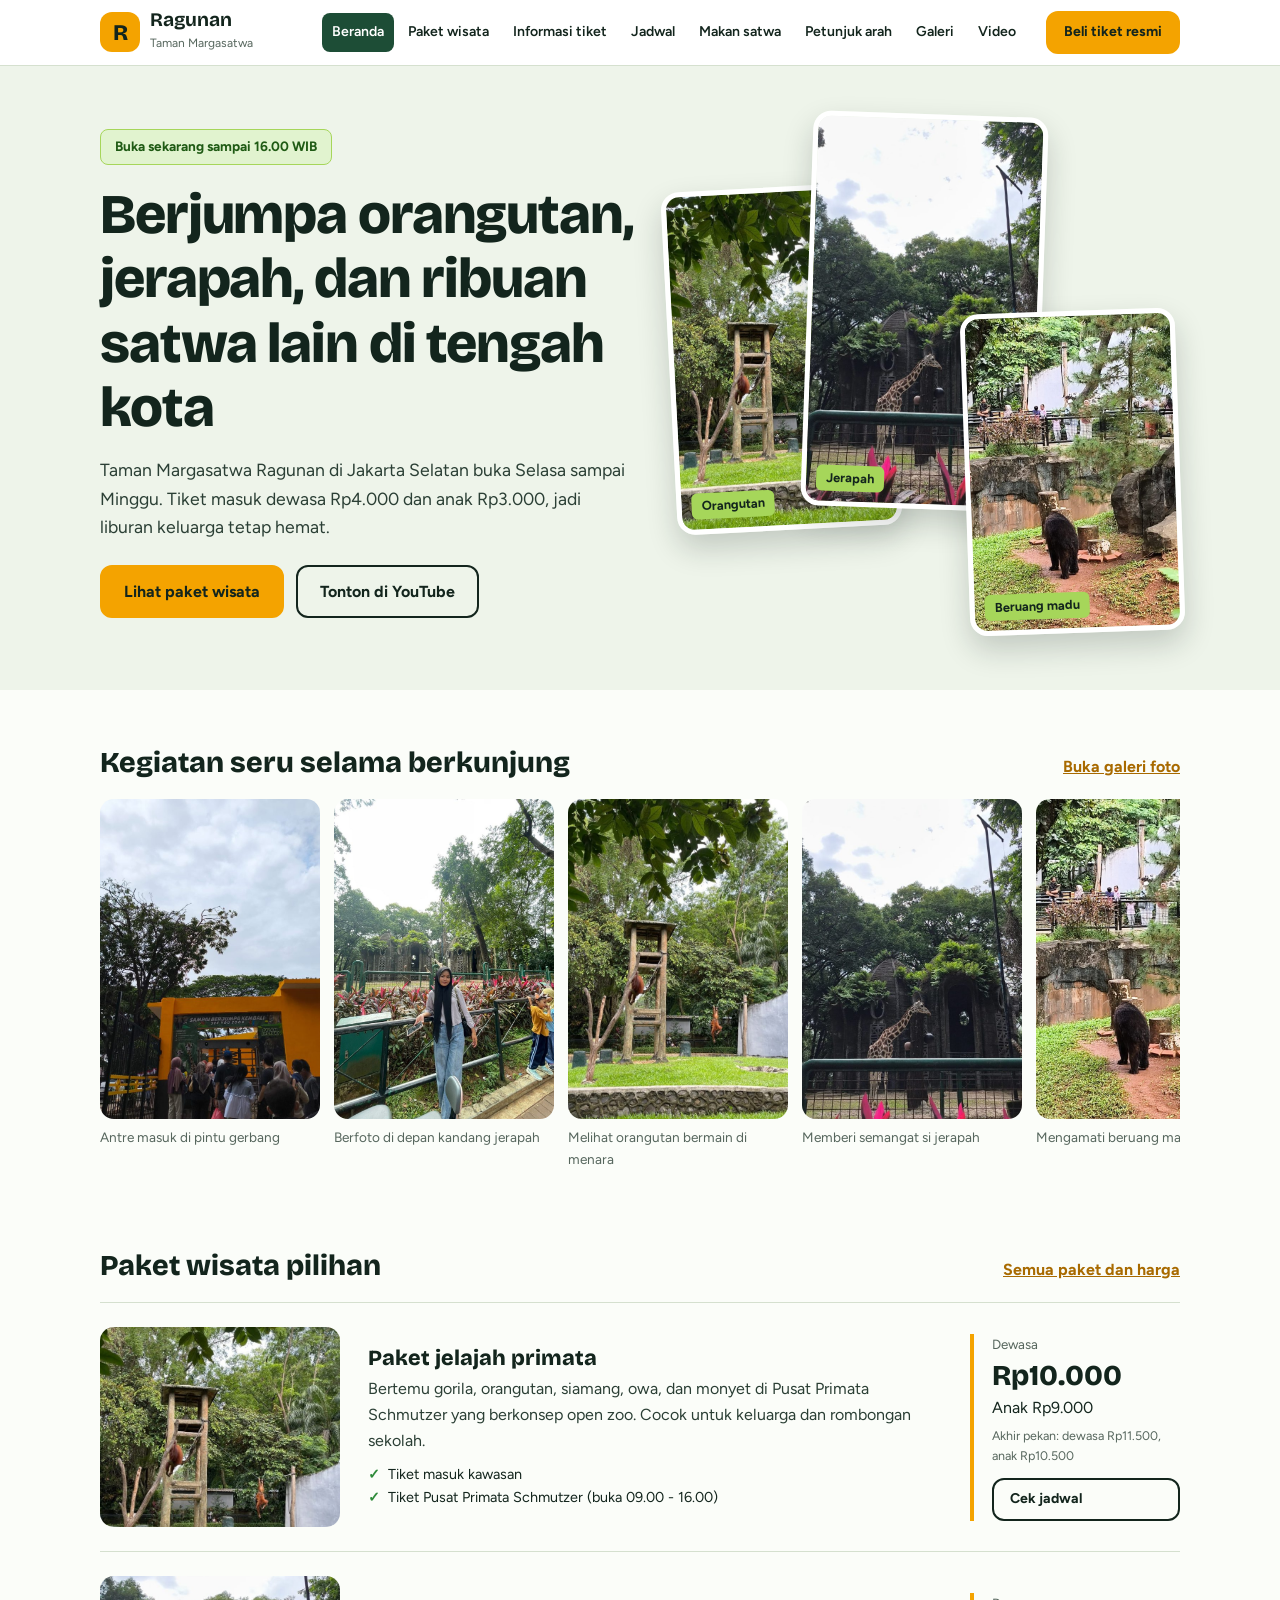
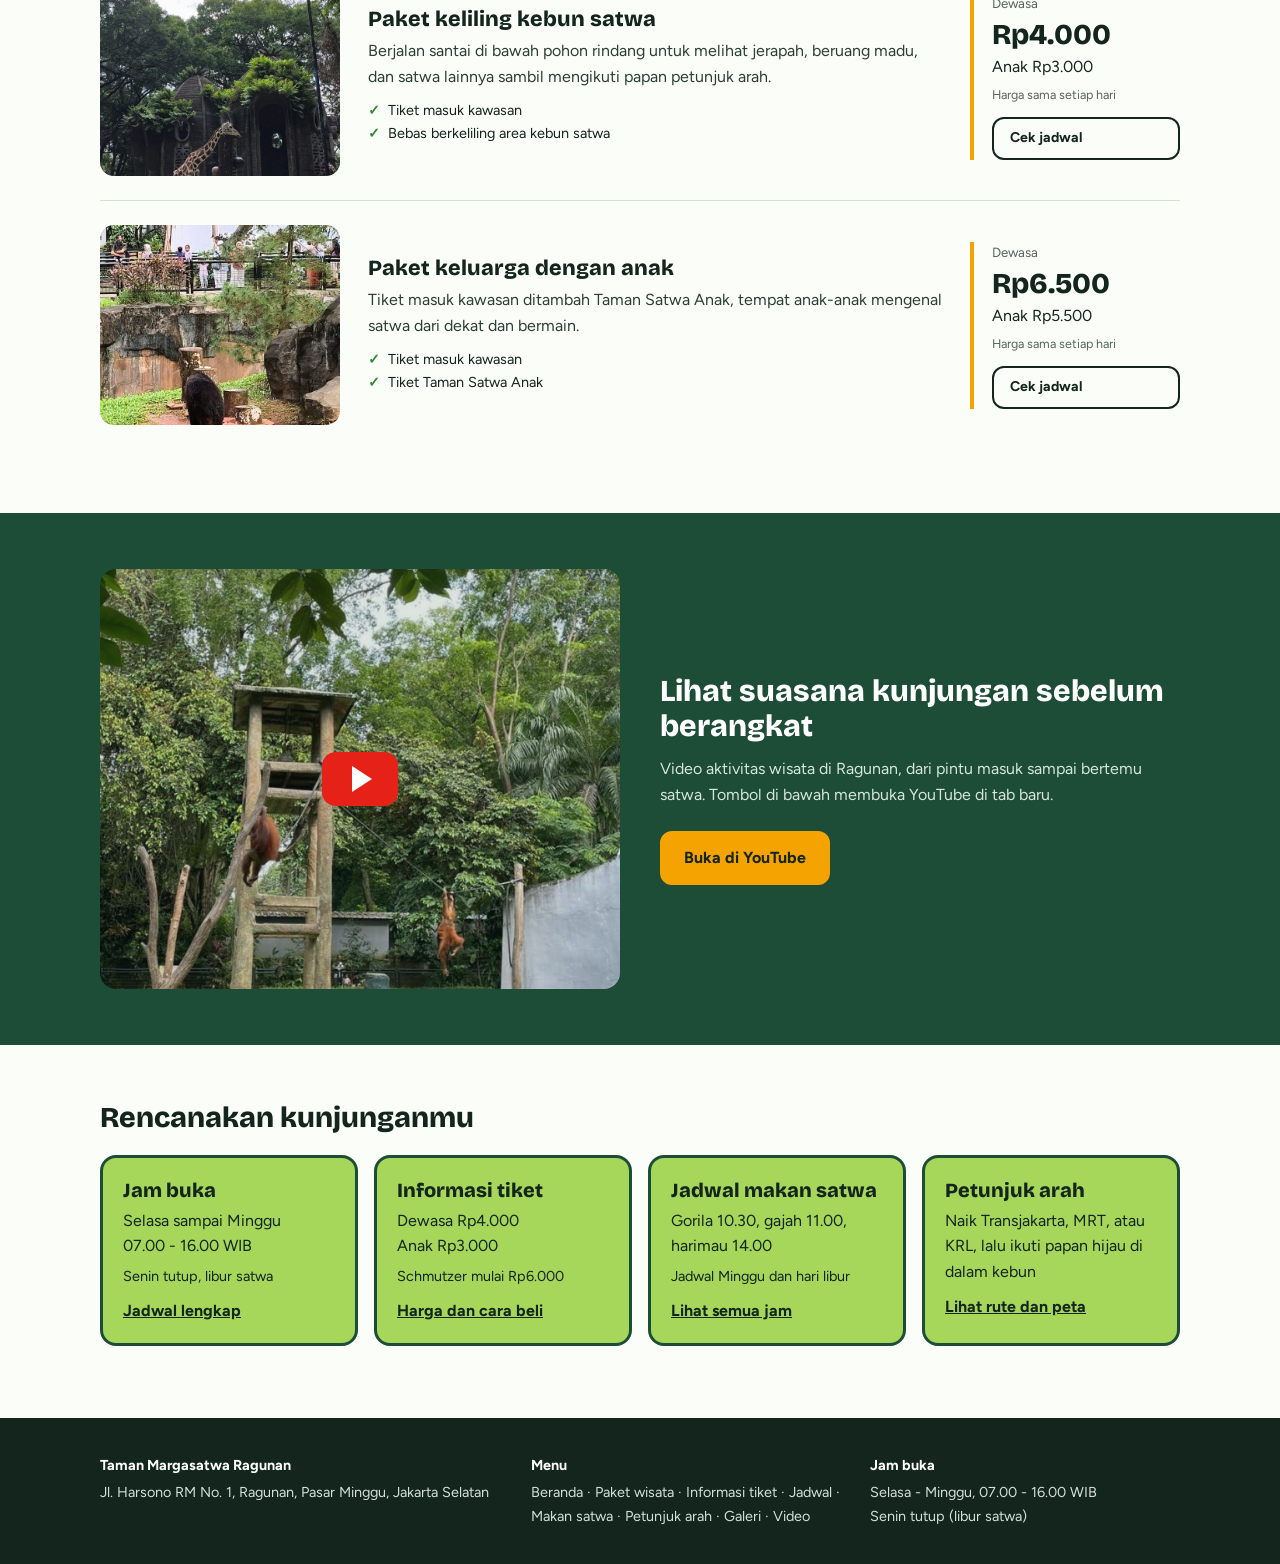
<file: PABW/Pertemuan 3/leyyanliani2614302001/ragunan/index.html>
<!DOCTYPE html>
<html lang="id">
<head>
  <meta charset="UTF-8">
  <meta name="viewport" content="width=device-width, initial-scale=1">
  <title>Taman Margasatwa Ragunan - Taman Margasatwa Ragunan</title>
  <link rel="preconnect" href="https://fonts.googleapis.com">
  <link rel="stylesheet" href="https://fonts.googleapis.com/css2?family=Bricolage+Grotesque:opsz,wght@12..96,500;12..96,800&family=Figtree:wght@400;600;700&display=swap">
  <link rel="stylesheet" href="style.css">
</head>
<body>
<header class="atas"><div class="bungkus atas-isi">
  <a class="merek" href="index.html"><span class="logo" aria-hidden="true">R</span><span><strong>Ragunan</strong><small>Taman Margasatwa</small></span></a>
  <nav class="menu" aria-label="Menu utama"><a href="index.html" aria-current="page">Beranda</a><a href="paket.html">Paket wisata</a><a href="tiket.html">Informasi tiket</a><a href="jadwal.html">Jadwal</a><a href="jadwal.html#makan-satwa">Makan satwa</a><a href="petunjuk.html">Petunjuk arah</a><a href="galeri.html">Galeri</a><a href="video.html">Video</a></nav>
  <a class="tombol kecil" href="https://ragunanzoo.jakarta.go.id" target="_blank" rel="noopener">Beli tiket resmi</a>
</div></header>
<section class="hero"><div class="bungkus hero-isi">
  <div class="hero-teks">
    <p class="chip" id="chip">Memeriksa jadwal...</p>
    <h1>Berjumpa orangutan, jerapah, dan ribuan satwa lain di tengah kota</h1>
    <p class="lead">Taman Margasatwa Ragunan di Jakarta Selatan buka Selasa sampai Minggu. Tiket masuk dewasa Rp4.000 dan anak Rp3.000, jadi liburan keluarga tetap hemat.</p>
    <div class="aksi">
      <a class="tombol" href="paket.html">Lihat paket wisata</a>
      <a class="tombol garis" href="https://www.youtube.com/results?search_query=Taman+Margasatwa+Ragunan" target="_blank" rel="noopener">Tonton di YouTube</a>
    </div>
  </div>
  <div class="trio">
    <figure class="a"><img src="gambar/orangutan.jpg" alt="Orangutan bergelantungan"><figcaption>Orangutan</figcaption></figure>
    <figure class="b"><img src="gambar/jerapah.jpg" alt="Jerapah"><figcaption>Jerapah</figcaption></figure>
    <figure class="c"><img src="gambar/beruang.jpg" alt="Beruang madu"><figcaption>Beruang madu</figcaption></figure>
  </div>
</div></section>
<main>
<section class="bagian"><div class="bungkus">
  <div class="kepala"><h2>Kegiatan seru selama berkunjung</h2><a href="galeri.html">Buka galeri foto</a></div>
  <div class="strip" tabindex="0" aria-label="Foto kegiatan wisata, geser ke samping"><figure><img src="gambar/gerbang.jpg" alt="Antre masuk di pintu gerbang"><figcaption>Antre masuk di pintu gerbang</figcaption></figure><figure><img src="gambar/aku.jpg" alt="Berfoto di depan kandang jerapah"><figcaption>Berfoto di depan kandang jerapah</figcaption></figure><figure><img src="gambar/orangutan.jpg" alt="Melihat orangutan bermain di menara"><figcaption>Melihat orangutan bermain di menara</figcaption></figure><figure><img src="gambar/jerapah.jpg" alt="Memberi semangat si jerapah"><figcaption>Memberi semangat si jerapah</figcaption></figure><figure><img src="gambar/beruang.jpg" alt="Mengamati beruang madu"><figcaption>Mengamati beruang madu</figcaption></figure><figure><img src="gambar/primata.jpg" alt="Menuju Pusat Primata Schmutzer"><figcaption>Menuju Pusat Primata Schmutzer</figcaption></figure><figure><img src="gambar/petunjuk.jpg" alt="Mengikuti papan petunjuk arah"><figcaption>Mengikuti papan petunjuk arah</figcaption></figure></div>
</div></section>

<section class="bagian"><div class="bungkus">
  <div class="kepala"><h2>Paket wisata pilihan</h2><a href="paket.html">Semua paket dan harga</a></div>
  <article class="paket-baris">
  <img src="gambar/orangutan.jpg" alt="Orangutan di Pusat Primata Schmutzer">
  <div><h3>Paket jelajah primata</h3><p>Bertemu gorila, orangutan, siamang, owa, dan monyet di Pusat Primata Schmutzer yang berkonsep open zoo. Cocok untuk keluarga dan rombongan sekolah.</p><ul class="termasuk"><li>Tiket masuk kawasan</li><li>Tiket Pusat Primata Schmutzer (buka 09.00 - 16.00)</li></ul></div>
  <div class="harga"><small>Dewasa</small><strong>Rp10.000</strong><span>Anak Rp9.000</span><em>Akhir pekan: dewasa Rp11.500, anak Rp10.500</em><a class="tombol kecil garis" href="jadwal.html">Cek jadwal</a></div>
</article><article class="paket-baris">
  <img src="gambar/jerapah.jpg" alt="Jerapah di kandangnya">
  <div><h3>Paket keliling kebun satwa</h3><p>Berjalan santai di bawah pohon rindang untuk melihat jerapah, beruang madu, dan satwa lainnya sambil mengikuti papan petunjuk arah.</p><ul class="termasuk"><li>Tiket masuk kawasan</li><li>Bebas berkeliling area kebun satwa</li></ul></div>
  <div class="harga"><small>Dewasa</small><strong>Rp4.000</strong><span>Anak Rp3.000</span><em>Harga sama setiap hari</em><a class="tombol kecil garis" href="jadwal.html">Cek jadwal</a></div>
</article><article class="paket-baris">
  <img src="gambar/beruang.jpg" alt="Beruang madu">
  <div><h3>Paket keluarga dengan anak</h3><p>Tiket masuk kawasan ditambah Taman Satwa Anak, tempat anak-anak mengenal satwa dari dekat dan bermain.</p><ul class="termasuk"><li>Tiket masuk kawasan</li><li>Tiket Taman Satwa Anak</li></ul></div>
  <div class="harga"><small>Dewasa</small><strong>Rp6.500</strong><span>Anak Rp5.500</span><em>Harga sama setiap hari</em><a class="tombol kecil garis" href="jadwal.html">Cek jadwal</a></div>
</article>
</div></section>

<section class="video-band"><div class="bungkus video-isi">
  <a class="cuplikan" href="https://www.youtube.com/results?search_query=Taman+Margasatwa+Ragunan" target="_blank" rel="noopener" aria-label="Tonton video di YouTube">
    <img src="gambar/orangutan.jpg" alt="Orangutan di Ragunan, klik untuk menonton video di YouTube"><span class="play" aria-hidden="true"></span>
  </a>
  <div><h2>Lihat suasana kunjungan sebelum berangkat</h2>
  <p>Video aktivitas wisata di Ragunan, dari pintu masuk sampai bertemu satwa. Tombol di bawah membuka YouTube di tab baru.</p>
  <div class="aksi"><a class="tombol" href="https://www.youtube.com/results?search_query=Taman+Margasatwa+Ragunan" target="_blank" rel="noopener">Buka di YouTube</a></div></div>
</div></section>

<section class="bagian"><div class="bungkus">
  <div class="kepala"><h2>Rencanakan kunjunganmu</h2></div>
  <div class="papan-3">
    <a class="papan" href="jadwal.html"><strong>Jam buka</strong><p>Selasa sampai Minggu<br>07.00 - 16.00 WIB</p><p>Senin tutup, libur satwa</p><em>Jadwal lengkap</em></a>
    <a class="papan" href="tiket.html"><strong>Informasi tiket</strong><p>Dewasa Rp4.000<br>Anak Rp3.000</p><p>Schmutzer mulai Rp6.000</p><em>Harga dan cara beli</em></a>
    <a class="papan" href="jadwal.html#makan-satwa"><strong>Jadwal makan satwa</strong><p>Gorila 10.30, gajah 11.00, harimau 14.00</p><p>Jadwal Minggu dan hari libur</p><em>Lihat semua jam</em></a>
    <a class="papan" href="petunjuk.html"><strong>Petunjuk arah</strong><p>Naik Transjakarta, MRT, atau KRL, lalu ikuti papan hijau di dalam kebun</p><em>Lihat rute dan peta</em></a>
  </div>
</div></section>
</main>
<script>
  const j = new Date(new Date().toLocaleString("en-US", { timeZone: "Asia/Jakarta" }));
  const m = j.getHours() * 60 + j.getMinutes(), d = j.getDay();
  const chip = document.getElementById("chip");
  if (d === 1) { chip.textContent = "Hari ini tutup (libur satwa)"; chip.classList.add("tutup"); }
  else if (m >= 420 && m < 960) { chip.textContent = "Buka sekarang sampai 16.00 WIB"; chip.classList.add("buka"); }
  else { chip.textContent = "Sedang tutup, buka pukul 07.00 WIB"; chip.classList.add("tutup"); }
</script>
<footer class="kaki"><div class="bungkus kaki-isi">
  <div><strong>Taman Margasatwa Ragunan</strong><p>Jl. Harsono RM No. 1, Ragunan, Pasar Minggu, Jakarta Selatan</p></div>
  <div><strong>Menu</strong><p><a href="index.html">Beranda</a> &middot; <a href="paket.html">Paket wisata</a> &middot; <a href="tiket.html">Informasi tiket</a> &middot; <a href="jadwal.html">Jadwal</a> &middot; <a href="jadwal.html#makan-satwa">Makan satwa</a> &middot; <a href="petunjuk.html">Petunjuk arah</a> &middot; <a href="galeri.html">Galeri</a> &middot; <a href="video.html">Video</a></p></div>
  <div><strong>Jam buka</strong><p>Selasa - Minggu, 07.00 - 16.00 WIB<br>Senin tutup (libur satwa)</p></div>
</div></footer>
</body>
</html>
</file>
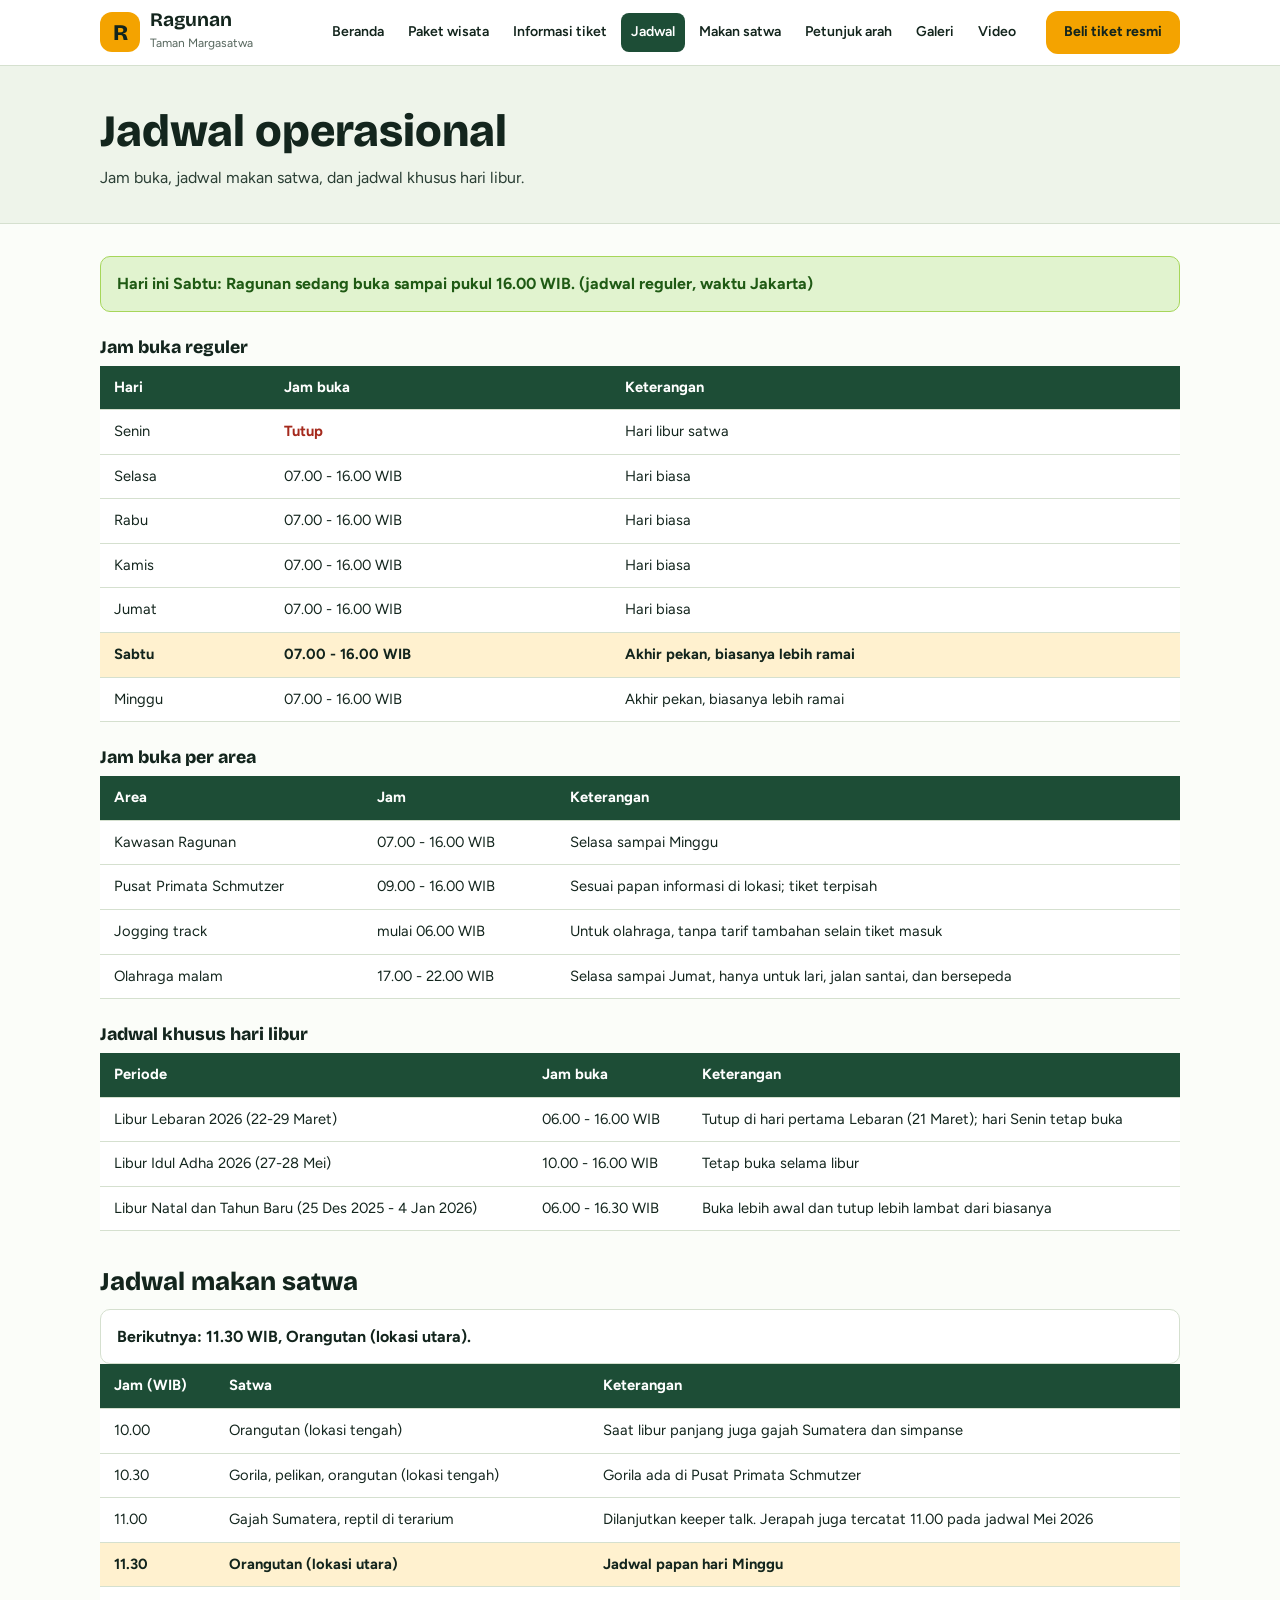
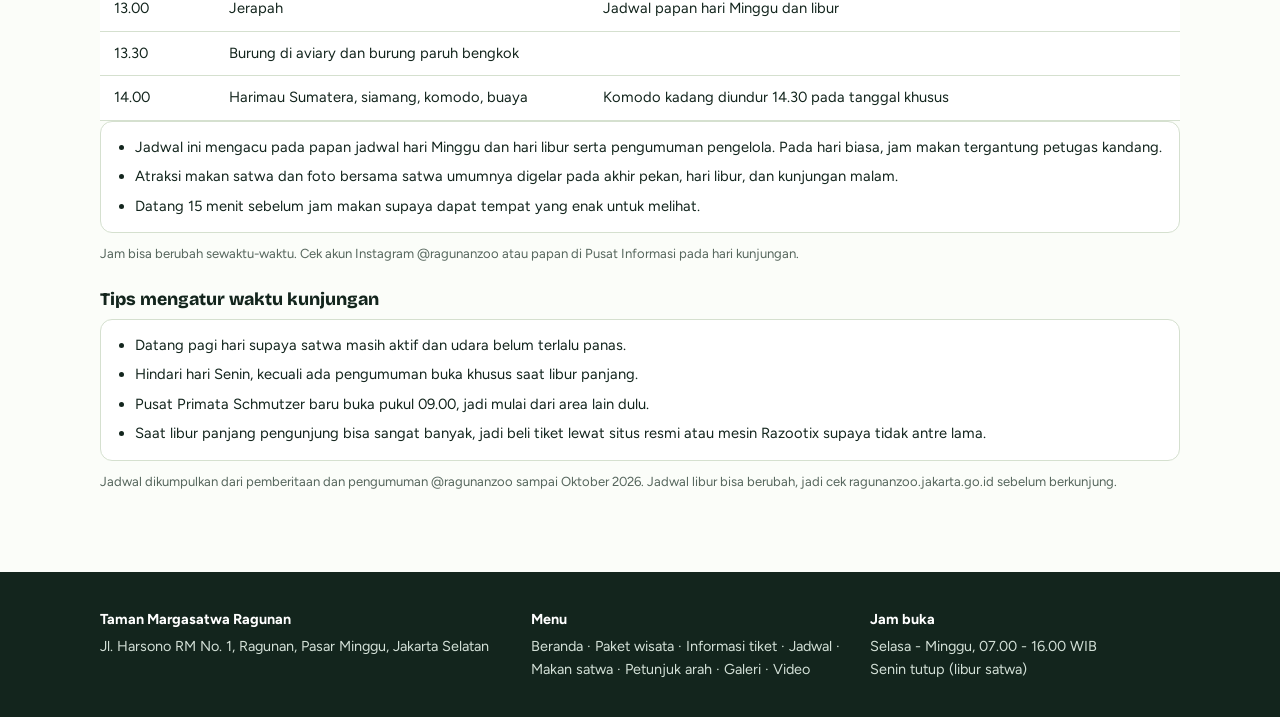
<file: PABW/Pertemuan 3/leyyanliani2614302001/ragunan/jadwal.html>
<!DOCTYPE html>
<html lang="id">
<head>
  <meta charset="UTF-8">
  <meta name="viewport" content="width=device-width, initial-scale=1">
  <title>Jadwal operasional - Taman Margasatwa Ragunan</title>
  <link rel="preconnect" href="https://fonts.googleapis.com">
  <link rel="stylesheet" href="https://fonts.googleapis.com/css2?family=Bricolage+Grotesque:opsz,wght@12..96,500;12..96,800&family=Figtree:wght@400;600;700&display=swap">
  <link rel="stylesheet" href="style.css">
</head>
<body>
<header class="atas"><div class="bungkus atas-isi">
  <a class="merek" href="index.html"><span class="logo" aria-hidden="true">R</span><span><strong>Ragunan</strong><small>Taman Margasatwa</small></span></a>
  <nav class="menu" aria-label="Menu utama"><a href="index.html">Beranda</a><a href="paket.html">Paket wisata</a><a href="tiket.html">Informasi tiket</a><a href="jadwal.html" aria-current="page">Jadwal</a><a href="jadwal.html#makan-satwa">Makan satwa</a><a href="petunjuk.html">Petunjuk arah</a><a href="galeri.html">Galeri</a><a href="video.html">Video</a></nav>
  <a class="tombol kecil" href="https://ragunanzoo.jakarta.go.id" target="_blank" rel="noopener">Beli tiket resmi</a>
</div></header>
<section class="judul-halaman"><div class="bungkus"><h1>Jadwal operasional</h1><p>Jam buka, jadwal makan satwa, dan jadwal khusus hari libur.</p></div></section>
<main class="bungkus konten">
      

      <div class="status" id="status" aria-live="polite">Memeriksa jadwal hari ini...</div>

      <h3 class="sub">Jam buka reguler</h3>
      <div class="geser">
        <table class="tabel jadwal" id="tabel-jadwal">
          <thead><tr><th>Hari</th><th>Jam buka</th><th>Keterangan</th></tr></thead>
          <tbody>
            <tr data-hari="1"><td>Senin</td><td class="tutup-teks">Tutup</td><td>Hari libur satwa</td></tr>
            <tr data-hari="2"><td>Selasa</td><td>07.00 - 16.00 WIB</td><td>Hari biasa</td></tr>
            <tr data-hari="3"><td>Rabu</td><td>07.00 - 16.00 WIB</td><td>Hari biasa</td></tr>
            <tr data-hari="4"><td>Kamis</td><td>07.00 - 16.00 WIB</td><td>Hari biasa</td></tr>
            <tr data-hari="5"><td>Jumat</td><td>07.00 - 16.00 WIB</td><td>Hari biasa</td></tr>
            <tr data-hari="6"><td>Sabtu</td><td>07.00 - 16.00 WIB</td><td>Akhir pekan, biasanya lebih ramai</td></tr>
            <tr data-hari="0"><td>Minggu</td><td>07.00 - 16.00 WIB</td><td>Akhir pekan, biasanya lebih ramai</td></tr>
          </tbody>
        </table>
      </div>

      <h3 class="sub">Jam buka per area</h3>
      <div class="geser">
        <table class="tabel">
          <thead><tr><th>Area</th><th>Jam</th><th>Keterangan</th></tr></thead>
          <tbody>
            <tr><td>Kawasan Ragunan</td><td>07.00 - 16.00 WIB</td><td>Selasa sampai Minggu</td></tr>
            <tr><td>Pusat Primata Schmutzer</td><td>09.00 - 16.00 WIB</td><td>Sesuai papan informasi di lokasi; tiket terpisah</td></tr>
            <tr><td>Jogging track</td><td>mulai 06.00 WIB</td><td>Untuk olahraga, tanpa tarif tambahan selain tiket masuk</td></tr>
            <tr><td>Olahraga malam</td><td>17.00 - 22.00 WIB</td><td>Selasa sampai Jumat, hanya untuk lari, jalan santai, dan bersepeda</td></tr>
          </tbody>
        </table>
      </div>

      <h3 class="sub">Jadwal khusus hari libur</h3>
      <div class="geser">
        <table class="tabel">
          <thead><tr><th>Periode</th><th>Jam buka</th><th>Keterangan</th></tr></thead>
          <tbody>
            <tr><td>Libur Lebaran 2026 (22-29 Maret)</td><td>06.00 - 16.00 WIB</td><td>Tutup di hari pertama Lebaran (21 Maret); hari Senin tetap buka</td></tr>
            <tr><td>Libur Idul Adha 2026 (27-28 Mei)</td><td>10.00 - 16.00 WIB</td><td>Tetap buka selama libur</td></tr>
            <tr><td>Libur Natal dan Tahun Baru (25 Des 2025 - 4 Jan 2026)</td><td>06.00 - 16.30 WIB</td><td>Buka lebih awal dan tutup lebih lambat dari biasanya</td></tr>
          </tbody>
        </table>
      </div>

      <h2 class="judul-bagian" id="makan-satwa">Jadwal makan satwa</h2>
      <p class="status" id="berikut">Memeriksa jadwal makan satwa berikutnya...</p>
      <div class="geser">
        <table class="tabel jadwal" id="tabel-makan">
          <thead><tr><th>Jam (WIB)</th><th>Satwa</th><th>Keterangan</th></tr></thead>
          <tbody>
            <tr data-menit="600"><td>10.00</td><td>Orangutan (lokasi tengah)</td><td>Saat libur panjang juga gajah Sumatera dan simpanse</td></tr>
            <tr data-menit="630"><td>10.30</td><td>Gorila, pelikan, orangutan (lokasi tengah)</td><td>Gorila ada di Pusat Primata Schmutzer</td></tr>
            <tr data-menit="660"><td>11.00</td><td>Gajah Sumatera, reptil di terarium</td><td>Dilanjutkan keeper talk. Jerapah juga tercatat 11.00 pada jadwal Mei 2026</td></tr>
            <tr data-menit="690"><td>11.30</td><td>Orangutan (lokasi utara)</td><td>Jadwal papan hari Minggu</td></tr>
            <tr data-menit="780"><td>13.00</td><td>Jerapah</td><td>Jadwal papan hari Minggu dan libur</td></tr>
            <tr data-menit="810"><td>13.30</td><td>Burung di aviary dan burung paruh bengkok</td><td></td></tr>
            <tr data-menit="840"><td>14.00</td><td>Harimau Sumatera, siamang, komodo, buaya</td><td>Komodo kadang diundur 14.30 pada tanggal khusus</td></tr>
          </tbody>
        </table>
      </div>
      <ul class="tips">
        <li>Jadwal ini mengacu pada papan jadwal hari Minggu dan hari libur serta pengumuman pengelola. Pada hari biasa, jam makan tergantung petugas kandang.</li>
        <li>Atraksi makan satwa dan foto bersama satwa umumnya digelar pada akhir pekan, hari libur, dan kunjungan malam.</li>
        <li>Datang 15 menit sebelum jam makan supaya dapat tempat yang enak untuk melihat.</li>
      </ul>
      <p class="catatan">Jam bisa berubah sewaktu-waktu. Cek akun Instagram @ragunanzoo atau papan di Pusat Informasi pada hari kunjungan.</p>
      <script>
        (function () {
          var t = new Date(new Date().toLocaleString("en-US", { timeZone: "Asia/Jakarta" }));
          var now = t.getHours() * 60 + t.getMinutes();
          var rows = document.querySelectorAll("#tabel-makan tbody tr"), next = null;
          rows.forEach(function (r) { if (!next && +r.dataset.menit >= now) next = r; });
          var box = document.getElementById("berikut");
          if (next) { next.classList.add("hari-ini"); box.textContent = "Berikutnya: " + next.cells[0].textContent + " WIB, " + next.cells[1].textContent + "."; }
          else { box.textContent = "Atraksi makan satwa hari ini sudah selesai. Coba lagi besok pagi."; }
        })();
      </script>

      <h3 class="sub">Tips mengatur waktu kunjungan</h3>
      <ul class="tips">
        <li>Datang pagi hari supaya satwa masih aktif dan udara belum terlalu panas.</li>
        <li>Hindari hari Senin, kecuali ada pengumuman buka khusus saat libur panjang.</li>
        <li>Pusat Primata Schmutzer baru buka pukul 09.00, jadi mulai dari area lain dulu.</li>
        <li>Saat libur panjang pengunjung bisa sangat banyak, jadi beli tiket lewat situs resmi atau mesin Razootix supaya tidak antre lama.</li>
      </ul>

      <p class="catatan">Jadwal dikumpulkan dari pemberitaan dan pengumuman @ragunanzoo sampai Oktober 2026. Jadwal libur bisa berubah, jadi cek ragunanzoo.jakarta.go.id sebelum berkunjung.</p>
    </main>

    <script>
      const hari = ["Minggu", "Senin", "Selasa", "Rabu", "Kamis", "Jumat", "Sabtu"];
      const sekarang = new Date(new Date().toLocaleString("en-US", { timeZone: "Asia/Jakarta" }));
      const h = sekarang.getDay();
      const menit = sekarang.getHours() * 60 + sekarang.getMinutes();
      const buka = 7 * 60, tutup = 16 * 60;
      document.querySelector('#tabel-jadwal tr[data-hari="' + h + '"]').classList.add("hari-ini");

      let pesan, kelas;
      if (h === 1) { pesan = "Hari ini " + hari[h] + ": Ragunan tutup (libur satwa)."; kelas = "tutup"; }
      else if (menit < buka) { pesan = "Hari ini " + hari[h] + ": belum buka. Buka pukul 07.00 WIB."; kelas = "tutup"; }
      else if (menit >= tutup) { pesan = "Hari ini " + hari[h] + ": sudah tutup. Buka lagi besok pukul 07.00 WIB (kecuali Senin)."; kelas = "tutup"; }
      else { pesan = "Hari ini " + hari[h] + ": Ragunan sedang buka sampai pukul 16.00 WIB."; kelas = "buka"; }
      const el = document.getElementById("status");
      el.textContent = pesan + " (jadwal reguler, waktu Jakarta)";
      el.classList.add(kelas);
    </script>


<footer class="kaki"><div class="bungkus kaki-isi">
  <div><strong>Taman Margasatwa Ragunan</strong><p>Jl. Harsono RM No. 1, Ragunan, Pasar Minggu, Jakarta Selatan</p></div>
  <div><strong>Menu</strong><p><a href="index.html">Beranda</a> &middot; <a href="paket.html">Paket wisata</a> &middot; <a href="tiket.html">Informasi tiket</a> &middot; <a href="jadwal.html">Jadwal</a> &middot; <a href="jadwal.html#makan-satwa">Makan satwa</a> &middot; <a href="petunjuk.html">Petunjuk arah</a> &middot; <a href="galeri.html">Galeri</a> &middot; <a href="video.html">Video</a></p></div>
  <div><strong>Jam buka</strong><p>Selasa - Minggu, 07.00 - 16.00 WIB<br>Senin tutup (libur satwa)</p></div>
</div></footer>
</body>
</html>
</file>
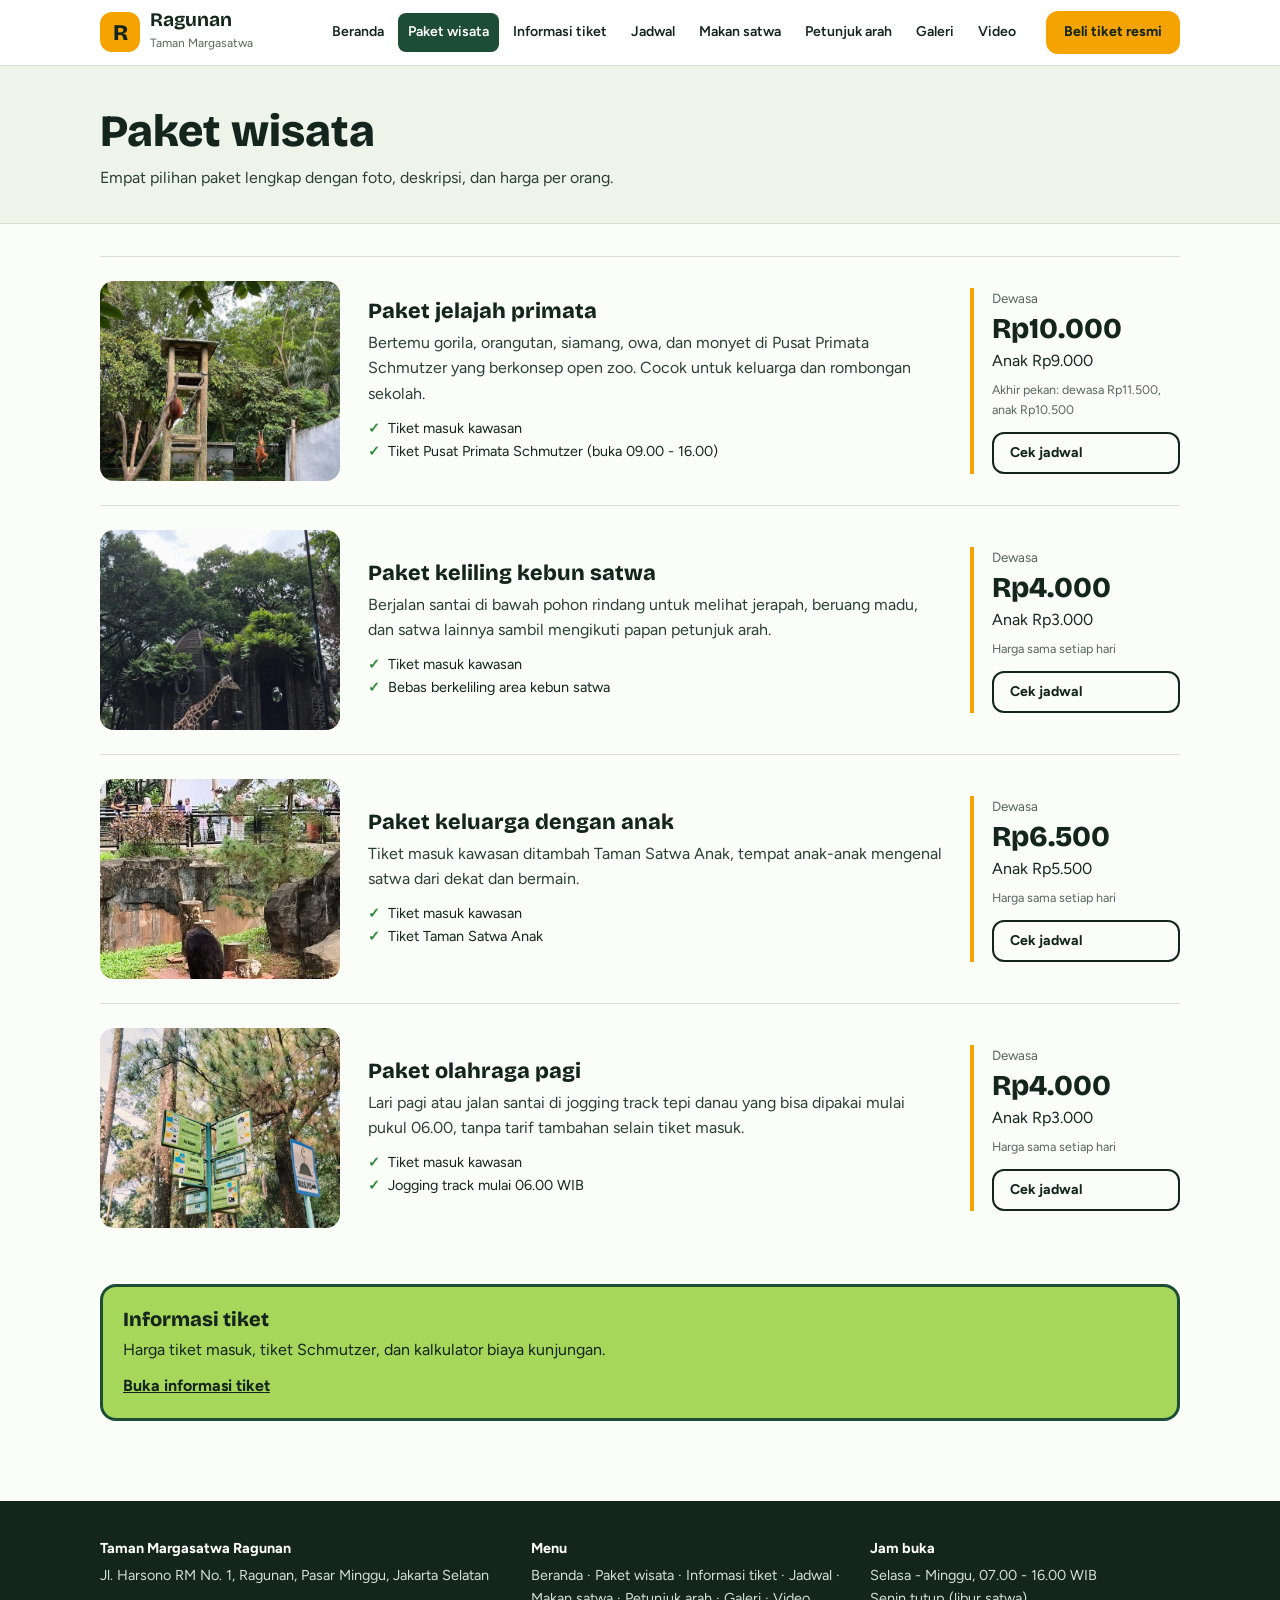
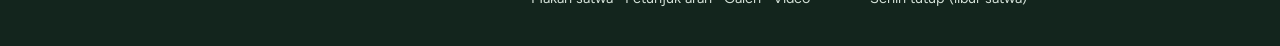
<file: PABW/Pertemuan 3/leyyanliani2614302001/ragunan/paket.html>
<!DOCTYPE html>
<html lang="id">
<head>
  <meta charset="UTF-8">
  <meta name="viewport" content="width=device-width, initial-scale=1">
  <title>Paket wisata - Taman Margasatwa Ragunan</title>
  <link rel="preconnect" href="https://fonts.googleapis.com">
  <link rel="stylesheet" href="https://fonts.googleapis.com/css2?family=Bricolage+Grotesque:opsz,wght@12..96,500;12..96,800&family=Figtree:wght@400;600;700&display=swap">
  <link rel="stylesheet" href="style.css">
</head>
<body>
<header class="atas"><div class="bungkus atas-isi">
  <a class="merek" href="index.html"><span class="logo" aria-hidden="true">R</span><span><strong>Ragunan</strong><small>Taman Margasatwa</small></span></a>
  <nav class="menu" aria-label="Menu utama"><a href="index.html">Beranda</a><a href="paket.html" aria-current="page">Paket wisata</a><a href="tiket.html">Informasi tiket</a><a href="jadwal.html">Jadwal</a><a href="jadwal.html#makan-satwa">Makan satwa</a><a href="petunjuk.html">Petunjuk arah</a><a href="galeri.html">Galeri</a><a href="video.html">Video</a></nav>
  <a class="tombol kecil" href="https://ragunanzoo.jakarta.go.id" target="_blank" rel="noopener">Beli tiket resmi</a>
</div></header>
<section class="judul-halaman"><div class="bungkus"><h1>Paket wisata</h1><p>Empat pilihan paket lengkap dengan foto, deskripsi, dan harga per orang.</p></div></section>
<main class="bungkus konten">
<article class="paket-baris">
  <img src="gambar/orangutan.jpg" alt="Orangutan di Pusat Primata Schmutzer">
  <div><h3>Paket jelajah primata</h3><p>Bertemu gorila, orangutan, siamang, owa, dan monyet di Pusat Primata Schmutzer yang berkonsep open zoo. Cocok untuk keluarga dan rombongan sekolah.</p><ul class="termasuk"><li>Tiket masuk kawasan</li><li>Tiket Pusat Primata Schmutzer (buka 09.00 - 16.00)</li></ul></div>
  <div class="harga"><small>Dewasa</small><strong>Rp10.000</strong><span>Anak Rp9.000</span><em>Akhir pekan: dewasa Rp11.500, anak Rp10.500</em><a class="tombol kecil garis" href="jadwal.html">Cek jadwal</a></div>
</article><article class="paket-baris">
  <img src="gambar/jerapah.jpg" alt="Jerapah di kandangnya">
  <div><h3>Paket keliling kebun satwa</h3><p>Berjalan santai di bawah pohon rindang untuk melihat jerapah, beruang madu, dan satwa lainnya sambil mengikuti papan petunjuk arah.</p><ul class="termasuk"><li>Tiket masuk kawasan</li><li>Bebas berkeliling area kebun satwa</li></ul></div>
  <div class="harga"><small>Dewasa</small><strong>Rp4.000</strong><span>Anak Rp3.000</span><em>Harga sama setiap hari</em><a class="tombol kecil garis" href="jadwal.html">Cek jadwal</a></div>
</article><article class="paket-baris">
  <img src="gambar/beruang.jpg" alt="Beruang madu">
  <div><h3>Paket keluarga dengan anak</h3><p>Tiket masuk kawasan ditambah Taman Satwa Anak, tempat anak-anak mengenal satwa dari dekat dan bermain.</p><ul class="termasuk"><li>Tiket masuk kawasan</li><li>Tiket Taman Satwa Anak</li></ul></div>
  <div class="harga"><small>Dewasa</small><strong>Rp6.500</strong><span>Anak Rp5.500</span><em>Harga sama setiap hari</em><a class="tombol kecil garis" href="jadwal.html">Cek jadwal</a></div>
</article><article class="paket-baris">
  <img src="gambar/petunjuk.jpg" alt="Papan petunjuk arah di dalam kebun">
  <div><h3>Paket olahraga pagi</h3><p>Lari pagi atau jalan santai di jogging track tepi danau yang bisa dipakai mulai pukul 06.00, tanpa tarif tambahan selain tiket masuk.</p><ul class="termasuk"><li>Tiket masuk kawasan</li><li>Jogging track mulai 06.00 WIB</li></ul></div>
  <div class="harga"><small>Dewasa</small><strong>Rp4.000</strong><span>Anak Rp3.000</span><em>Harga sama setiap hari</em><a class="tombol kecil garis" href="jadwal.html">Cek jadwal</a></div>
</article>
<div class="papan-3 ke-tiket"><a class="papan" href="tiket.html"><strong>Informasi tiket</strong><p>Harga tiket masuk, tiket Schmutzer, dan kalkulator biaya kunjungan.</p><em>Buka informasi tiket</em></a></div>
</main>
<footer class="kaki"><div class="bungkus kaki-isi">
  <div><strong>Taman Margasatwa Ragunan</strong><p>Jl. Harsono RM No. 1, Ragunan, Pasar Minggu, Jakarta Selatan</p></div>
  <div><strong>Menu</strong><p><a href="index.html">Beranda</a> &middot; <a href="paket.html">Paket wisata</a> &middot; <a href="tiket.html">Informasi tiket</a> &middot; <a href="jadwal.html">Jadwal</a> &middot; <a href="jadwal.html#makan-satwa">Makan satwa</a> &middot; <a href="petunjuk.html">Petunjuk arah</a> &middot; <a href="galeri.html">Galeri</a> &middot; <a href="video.html">Video</a></p></div>
  <div><strong>Jam buka</strong><p>Selasa - Minggu, 07.00 - 16.00 WIB<br>Senin tutup (libur satwa)</p></div>
</div></footer>
</body>
</html>
</file>
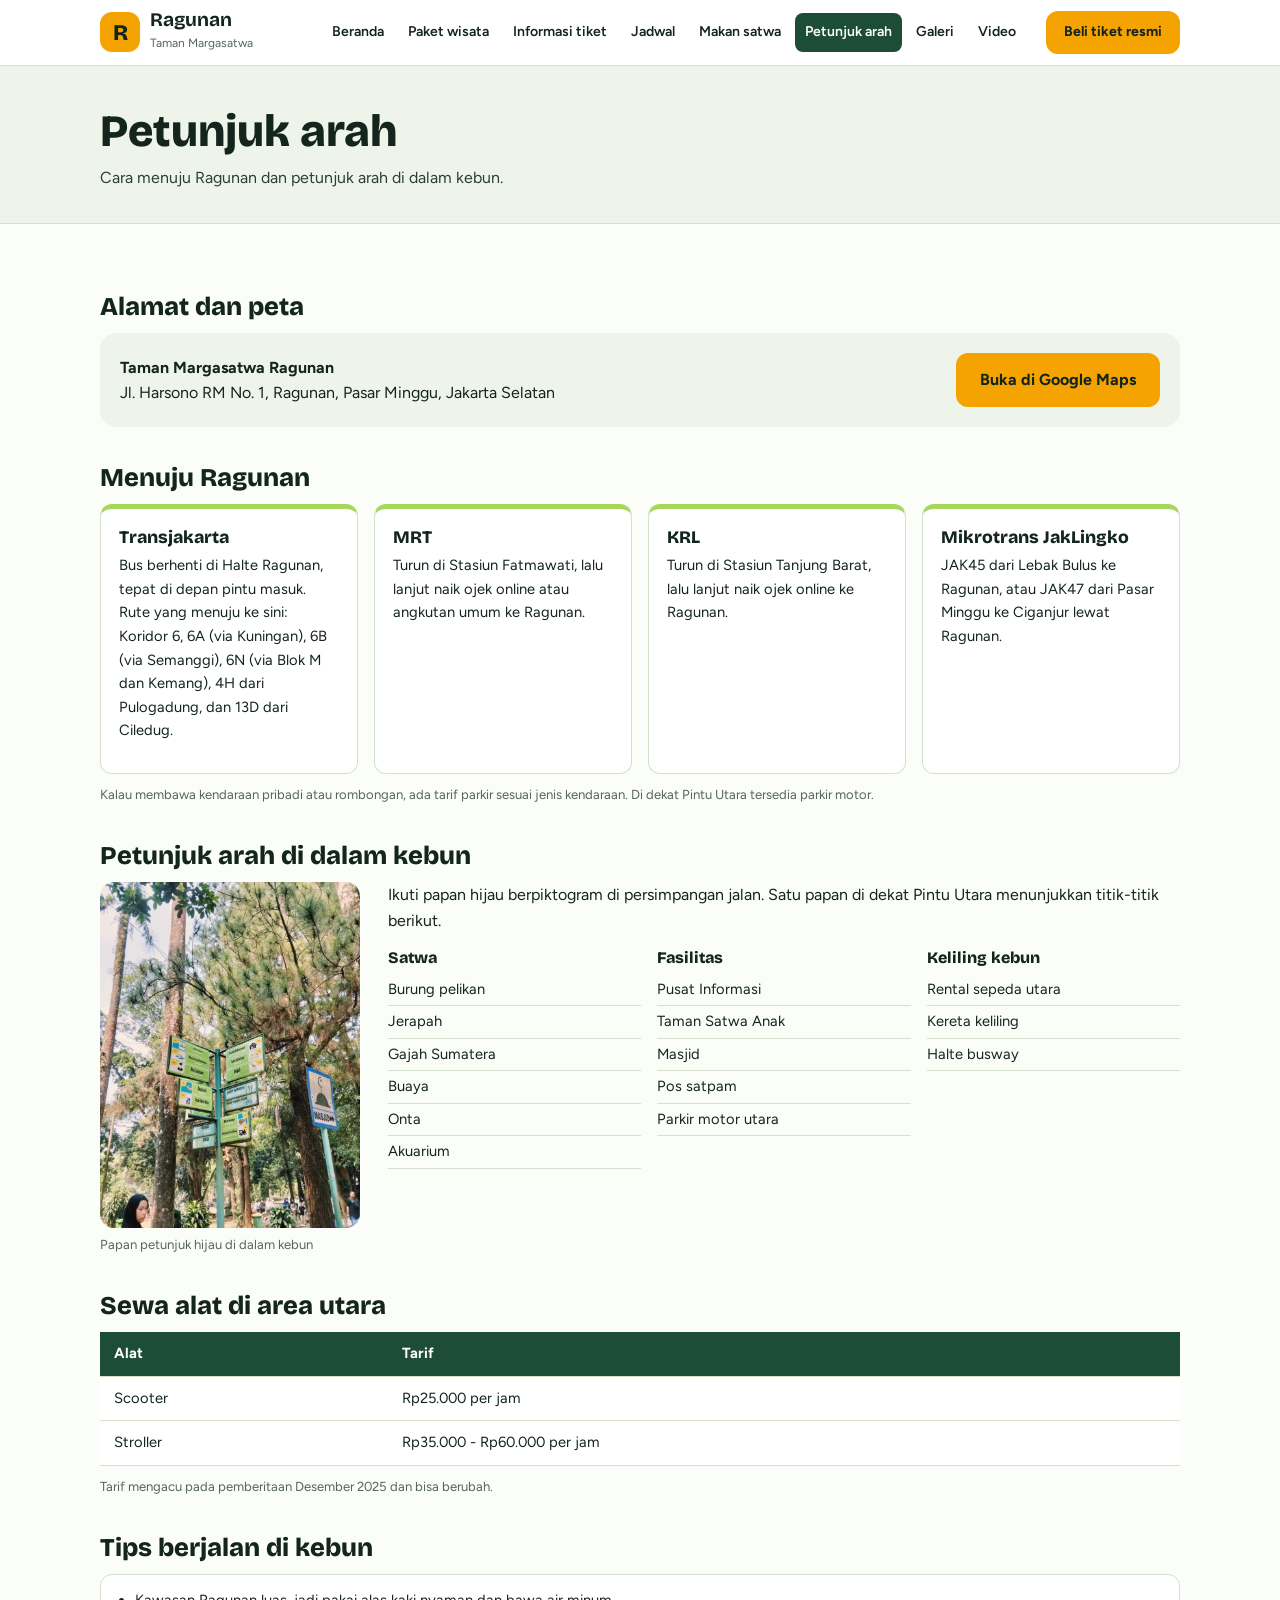
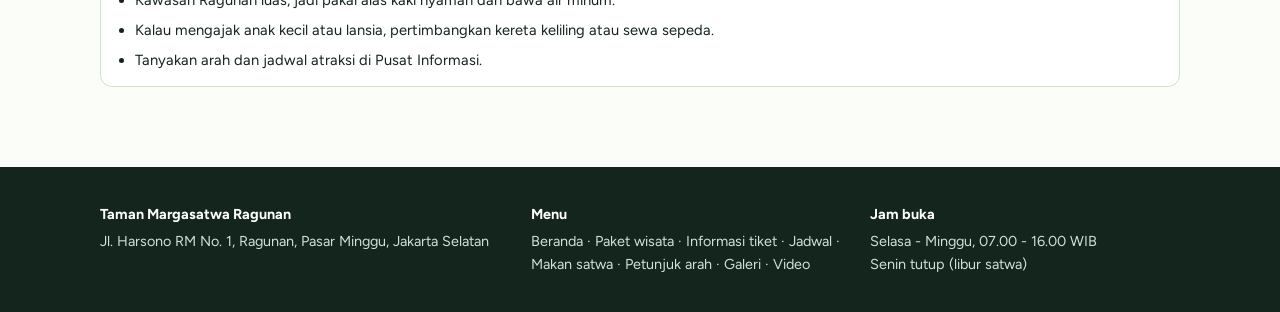
<file: PABW/Pertemuan 3/leyyanliani2614302001/ragunan/petunjuk.html>
<!DOCTYPE html>
<html lang="id">
<head>
  <meta charset="UTF-8">
  <meta name="viewport" content="width=device-width, initial-scale=1">
  <title>Petunjuk arah - Taman Margasatwa Ragunan</title>
  <link rel="preconnect" href="https://fonts.googleapis.com">
  <link rel="stylesheet" href="https://fonts.googleapis.com/css2?family=Bricolage+Grotesque:opsz,wght@12..96,500;12..96,800&family=Figtree:wght@400;600;700&display=swap">
  <link rel="stylesheet" href="style.css">
</head>
<body>
<header class="atas"><div class="bungkus atas-isi">
  <a class="merek" href="index.html"><span class="logo" aria-hidden="true">R</span><span><strong>Ragunan</strong><small>Taman Margasatwa</small></span></a>
  <nav class="menu" aria-label="Menu utama"><a href="index.html">Beranda</a><a href="paket.html">Paket wisata</a><a href="tiket.html">Informasi tiket</a><a href="jadwal.html">Jadwal</a><a href="jadwal.html#makan-satwa">Makan satwa</a><a href="petunjuk.html" aria-current="page">Petunjuk arah</a><a href="galeri.html">Galeri</a><a href="video.html">Video</a></nav>
  <a class="tombol kecil" href="https://ragunanzoo.jakarta.go.id" target="_blank" rel="noopener">Beli tiket resmi</a>
</div></header>
<section class="judul-halaman"><div class="bungkus"><h1>Petunjuk arah</h1><p>Cara menuju Ragunan dan petunjuk arah di dalam kebun.</p></div></section>
<main class="bungkus konten">
<h2 class="judul-bagian">Alamat dan peta</h2>
<div class="alamat"><p><strong>Taman Margasatwa Ragunan</strong><br>Jl. Harsono RM No. 1, Ragunan, Pasar Minggu, Jakarta Selatan</p>
<a class="tombol" href="https://www.google.com/maps/search/?api=1&query=Taman+Margasatwa+Ragunan" target="_blank" rel="noopener">Buka di Google Maps</a></div>

<h2 class="judul-bagian">Menuju Ragunan</h2>
<div class="papan-3 kotak-4">
  <div class="kotak"><strong>Transjakarta</strong><p>Bus berhenti di Halte Ragunan, tepat di depan pintu masuk. Rute yang menuju ke sini: Koridor 6, 6A (via Kuningan), 6B (via Semanggi), 6N (via Blok M dan Kemang), 4H dari Pulogadung, dan 13D dari Ciledug.</p></div>
  <div class="kotak"><strong>MRT</strong><p>Turun di Stasiun Fatmawati, lalu lanjut naik ojek online atau angkutan umum ke Ragunan.</p></div>
  <div class="kotak"><strong>KRL</strong><p>Turun di Stasiun Tanjung Barat, lalu lanjut naik ojek online ke Ragunan.</p></div>
  <div class="kotak"><strong>Mikrotrans JakLingko</strong><p>JAK45 dari Lebak Bulus ke Ragunan, atau JAK47 dari Pasar Minggu ke Ciganjur lewat Ragunan.</p></div>
</div>
<p class="catatan">Kalau membawa kendaraan pribadi atau rombongan, ada tarif parkir sesuai jenis kendaraan. Di dekat Pintu Utara tersedia parkir motor.</p>

<h2 class="judul-bagian">Petunjuk arah di dalam kebun</h2>
<div class="petunjuk-grid">
  <figure><img src="gambar/petunjuk.jpg" alt="Papan petunjuk arah di dalam kebun"><figcaption>Papan petunjuk hijau di dalam kebun</figcaption></figure>
  <div>
    <p>Ikuti papan hijau berpiktogram di persimpangan jalan. Satu papan di dekat Pintu Utara menunjukkan titik-titik berikut.</p>
    <div class="titik">
      <div><h3>Satwa</h3><ul><li>Burung pelikan</li><li>Jerapah</li><li>Gajah Sumatera</li><li>Buaya</li><li>Onta</li><li>Akuarium</li></ul></div>
      <div><h3>Fasilitas</h3><ul><li>Pusat Informasi</li><li>Taman Satwa Anak</li><li>Masjid</li><li>Pos satpam</li><li>Parkir motor utara</li></ul></div>
      <div><h3>Keliling kebun</h3><ul><li>Rental sepeda utara</li><li>Kereta keliling</li><li>Halte busway</li></ul></div>
    </div>
  </div>
</div>

<h2 class="judul-bagian" id="sewa">Sewa alat di area utara</h2>
<div class="geser"><table class="tabel"><thead><tr><th>Alat</th><th>Tarif</th></tr></thead><tbody>
<tr><td>Scooter</td><td>Rp25.000 per jam</td></tr>
<tr><td>Stroller</td><td>Rp35.000 - Rp60.000 per jam</td></tr>
</tbody></table></div>
<p class="catatan">Tarif mengacu pada pemberitaan Desember 2025 dan bisa berubah.</p>

<h2 class="judul-bagian">Tips berjalan di kebun</h2>
<ul class="tips">
  <li>Kawasan Ragunan luas, jadi pakai alas kaki nyaman dan bawa air minum.</li>
  <li>Kalau mengajak anak kecil atau lansia, pertimbangkan kereta keliling atau sewa sepeda.</li>
  <li>Tanyakan arah dan jadwal atraksi di Pusat Informasi.</li>
</ul>
</main>
<footer class="kaki"><div class="bungkus kaki-isi">
  <div><strong>Taman Margasatwa Ragunan</strong><p>Jl. Harsono RM No. 1, Ragunan, Pasar Minggu, Jakarta Selatan</p></div>
  <div><strong>Menu</strong><p><a href="index.html">Beranda</a> &middot; <a href="paket.html">Paket wisata</a> &middot; <a href="tiket.html">Informasi tiket</a> &middot; <a href="jadwal.html">Jadwal</a> &middot; <a href="jadwal.html#makan-satwa">Makan satwa</a> &middot; <a href="petunjuk.html">Petunjuk arah</a> &middot; <a href="galeri.html">Galeri</a> &middot; <a href="video.html">Video</a></p></div>
  <div><strong>Jam buka</strong><p>Selasa - Minggu, 07.00 - 16.00 WIB<br>Senin tutup (libur satwa)</p></div>
</div></footer>
</body>
</html>
</file>
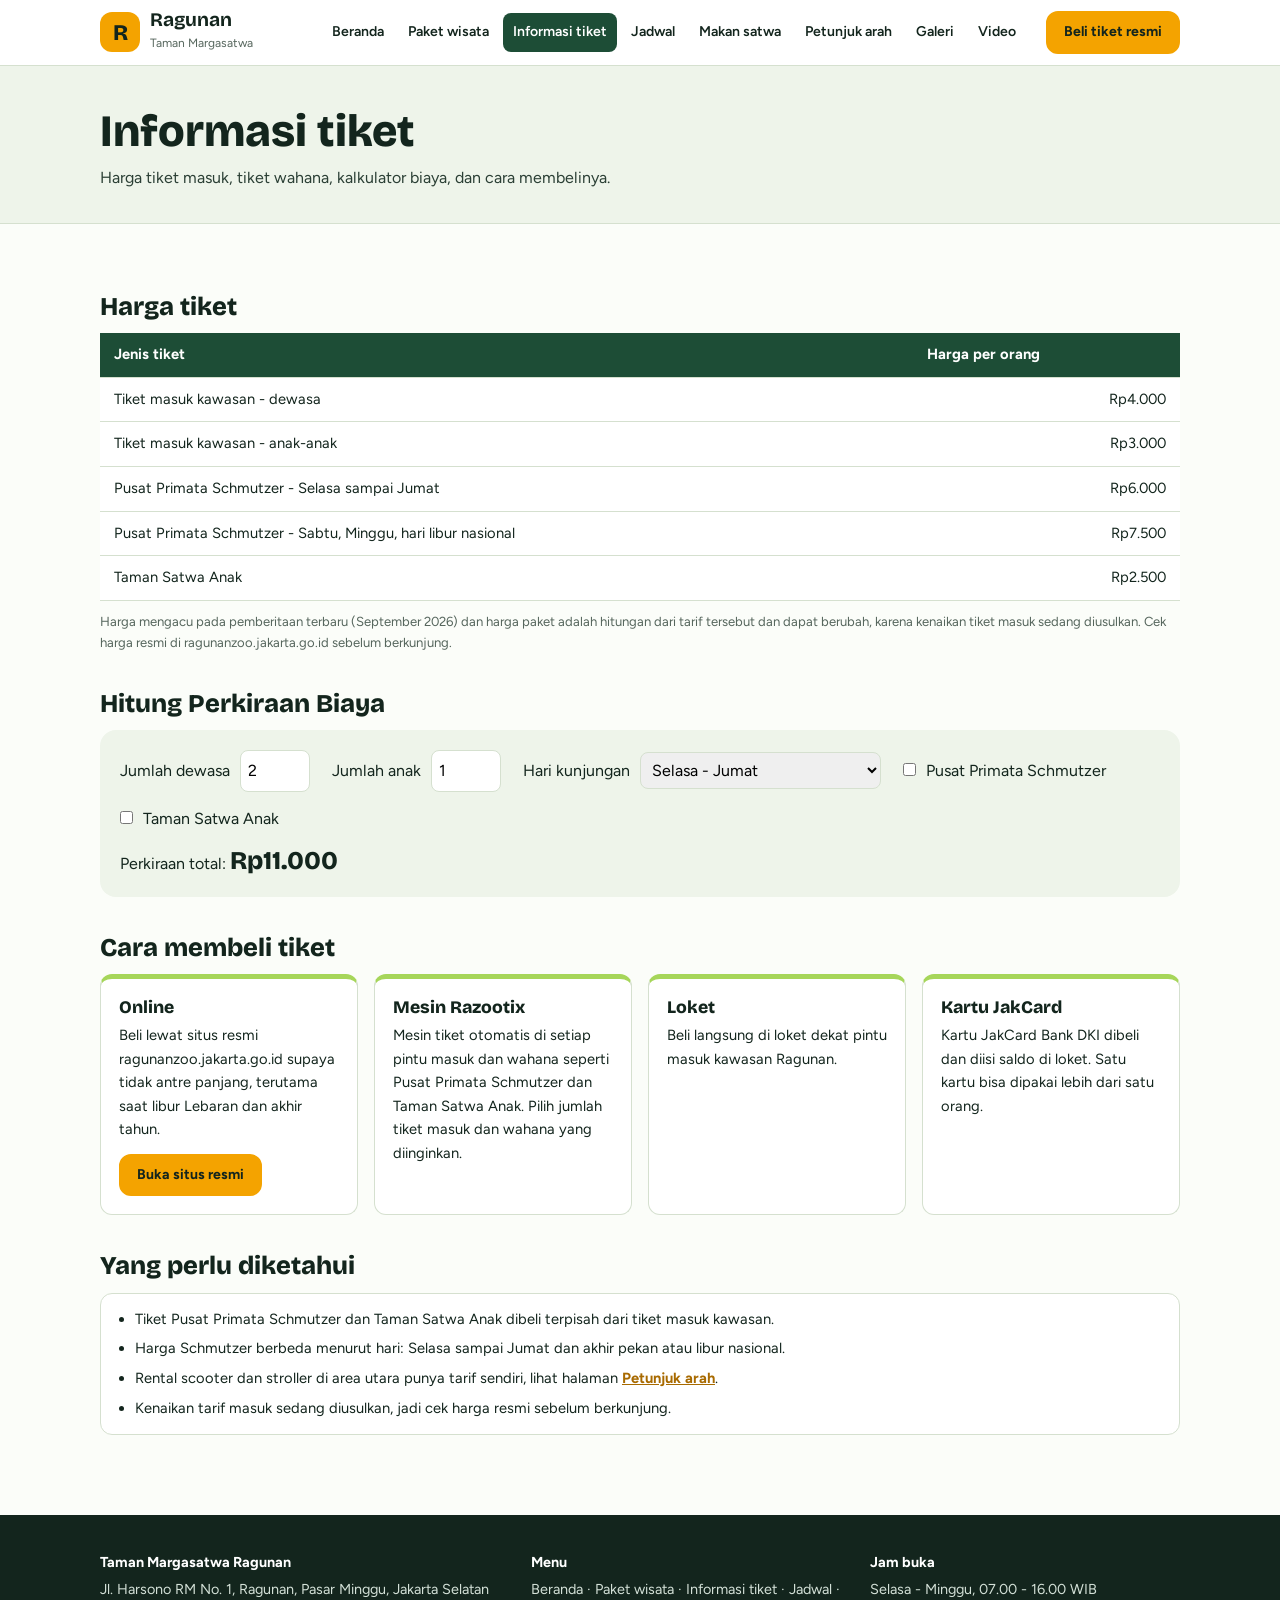
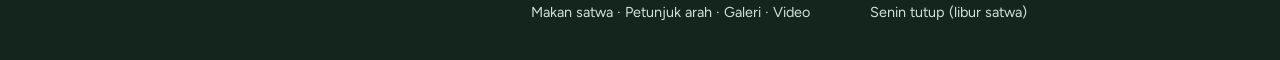
<file: PABW/Pertemuan 3/leyyanliani2614302001/ragunan/tiket.html>
<!DOCTYPE html>
<html lang="id">
<head>
  <meta charset="UTF-8">
  <meta name="viewport" content="width=device-width, initial-scale=1">
  <title>Informasi tiket - Taman Margasatwa Ragunan</title>
  <link rel="preconnect" href="https://fonts.googleapis.com">
  <link rel="stylesheet" href="https://fonts.googleapis.com/css2?family=Bricolage+Grotesque:opsz,wght@12..96,500;12..96,800&family=Figtree:wght@400;600;700&display=swap">
  <link rel="stylesheet" href="style.css">
</head>
<body>
<header class="atas"><div class="bungkus atas-isi">
  <a class="merek" href="index.html"><span class="logo" aria-hidden="true">R</span><span><strong>Ragunan</strong><small>Taman Margasatwa</small></span></a>
  <nav class="menu" aria-label="Menu utama"><a href="index.html">Beranda</a><a href="paket.html">Paket wisata</a><a href="tiket.html" aria-current="page">Informasi tiket</a><a href="jadwal.html">Jadwal</a><a href="jadwal.html#makan-satwa">Makan satwa</a><a href="petunjuk.html">Petunjuk arah</a><a href="galeri.html">Galeri</a><a href="video.html">Video</a></nav>
  <a class="tombol kecil" href="https://ragunanzoo.jakarta.go.id" target="_blank" rel="noopener">Beli tiket resmi</a>
</div></header>
<section class="judul-halaman"><div class="bungkus"><h1>Informasi tiket</h1><p>Harga tiket masuk, tiket wahana, kalkulator biaya, dan cara membelinya.</p></div></section>
<main class="bungkus konten">
<h2 class="judul-bagian" id="tiket">Harga tiket</h2>
      <div class="geser">
        <table class="tabel">
          <thead><tr><th>Jenis tiket</th><th>Harga per orang</th></tr></thead>
          <tbody>
            <tr><td>Tiket masuk kawasan - dewasa</td><td>Rp4.000</td></tr>
            <tr><td>Tiket masuk kawasan - anak-anak</td><td>Rp3.000</td></tr>
            <tr><td>Pusat Primata Schmutzer - Selasa sampai Jumat</td><td>Rp6.000</td></tr>
            <tr><td>Pusat Primata Schmutzer - Sabtu, Minggu, hari libur nasional</td><td>Rp7.500</td></tr>
            <tr><td>Taman Satwa Anak</td><td>Rp2.500</td></tr>
          </tbody>
        </table>
      </div>
      <p class="catatan">Harga mengacu pada pemberitaan terbaru (September 2026) dan harga paket adalah hitungan dari tarif tersebut dan dapat berubah, karena kenaikan tiket masuk sedang diusulkan. Cek harga resmi di ragunanzoo.jakarta.go.id sebelum berkunjung.</p>

      <h2 class="judul-bagian">Hitung Perkiraan Biaya</h2>
      <div class="hitung">
        <label>Jumlah dewasa <input type="number" id="dewasa" min="0" value="2"></label>
        <label>Jumlah anak <input type="number" id="anak" min="0" value="1"></label>
        <label>Hari kunjungan <select id="hari"><option value="6000">Selasa - Jumat</option><option value="7500">Sabtu, Minggu, libur nasional</option></select></label>
        <label class="cek"><input type="checkbox" id="schmutzer"> Pusat Primata Schmutzer</label>
        <label class="cek"><input type="checkbox" id="satwaanak"> Taman Satwa Anak</label>
        <p class="total">Perkiraan total: <strong id="total">Rp0</strong></p>
      </div>
    

    <script>
      const ids = ["dewasa", "anak", "hari", "schmutzer", "satwaanak"];
      function hitung() {
        const d = Math.max(0, +document.getElementById("dewasa").value || 0);
        const a = Math.max(0, +document.getElementById("anak").value || 0);
        let total = d * 4000 + a * 3000;
        if (document.getElementById("schmutzer").checked) total += (d + a) * +document.getElementById("hari").value;
        if (document.getElementById("satwaanak").checked) total += (d + a) * 2500;
        document.getElementById("total").textContent = "Rp" + total.toLocaleString("id-ID");
      }
      ids.forEach(i => document.getElementById(i).addEventListener("input", hitung));
      hitung();
    </script>

<h2 class="judul-bagian">Cara membeli tiket</h2>
<div class="papan-3 kotak-4">
  <div class="kotak"><strong>Online</strong><p>Beli lewat situs resmi ragunanzoo.jakarta.go.id supaya tidak antre panjang, terutama saat libur Lebaran dan akhir tahun.</p><a class="tombol kecil" href="https://ragunanzoo.jakarta.go.id" target="_blank" rel="noopener">Buka situs resmi</a></div>
  <div class="kotak"><strong>Mesin Razootix</strong><p>Mesin tiket otomatis di setiap pintu masuk dan wahana seperti Pusat Primata Schmutzer dan Taman Satwa Anak. Pilih jumlah tiket masuk dan wahana yang diinginkan.</p></div>
  <div class="kotak"><strong>Loket</strong><p>Beli langsung di loket dekat pintu masuk kawasan Ragunan.</p></div>
  <div class="kotak"><strong>Kartu JakCard</strong><p>Kartu JakCard Bank DKI dibeli dan diisi saldo di loket. Satu kartu bisa dipakai lebih dari satu orang.</p></div>
</div>
<h2 class="judul-bagian">Yang perlu diketahui</h2>
<ul class="tips">
  <li>Tiket Pusat Primata Schmutzer dan Taman Satwa Anak dibeli terpisah dari tiket masuk kawasan.</li>
  <li>Harga Schmutzer berbeda menurut hari: Selasa sampai Jumat dan akhir pekan atau libur nasional.</li>
  <li>Rental scooter dan stroller di area utara punya tarif sendiri, lihat halaman <a href="petunjuk.html#sewa">Petunjuk arah</a>.</li>
  <li>Kenaikan tarif masuk sedang diusulkan, jadi cek harga resmi sebelum berkunjung.</li>
</ul>
</main>
<footer class="kaki"><div class="bungkus kaki-isi">
  <div><strong>Taman Margasatwa Ragunan</strong><p>Jl. Harsono RM No. 1, Ragunan, Pasar Minggu, Jakarta Selatan</p></div>
  <div><strong>Menu</strong><p><a href="index.html">Beranda</a> &middot; <a href="paket.html">Paket wisata</a> &middot; <a href="tiket.html">Informasi tiket</a> &middot; <a href="jadwal.html">Jadwal</a> &middot; <a href="jadwal.html#makan-satwa">Makan satwa</a> &middot; <a href="petunjuk.html">Petunjuk arah</a> &middot; <a href="galeri.html">Galeri</a> &middot; <a href="video.html">Video</a></p></div>
  <div><strong>Jam buka</strong><p>Selasa - Minggu, 07.00 - 16.00 WIB<br>Senin tutup (libur satwa)</p></div>
</div></footer>
</body>
</html>
</file>
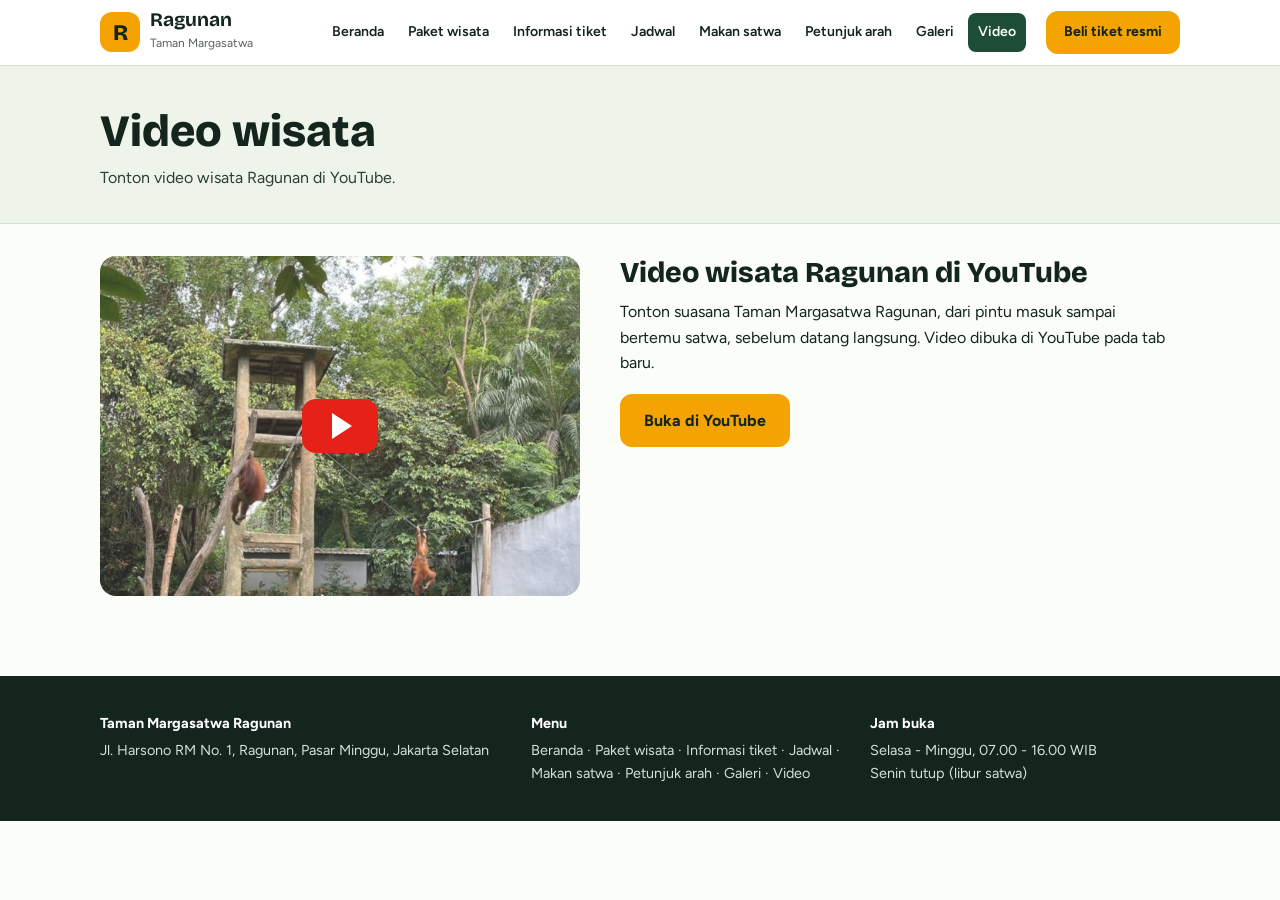
<file: PABW/Pertemuan 3/leyyanliani2614302001/ragunan/video.html>
<!DOCTYPE html>
<html lang="id">
<head>
  <meta charset="UTF-8">
  <meta name="viewport" content="width=device-width, initial-scale=1">
  <title>Video wisata - Taman Margasatwa Ragunan</title>
  <link rel="preconnect" href="https://fonts.googleapis.com">
  <link rel="stylesheet" href="https://fonts.googleapis.com/css2?family=Bricolage+Grotesque:opsz,wght@12..96,500;12..96,800&family=Figtree:wght@400;600;700&display=swap">
  <link rel="stylesheet" href="style.css">
</head>
<body>
<header class="atas"><div class="bungkus atas-isi">
  <a class="merek" href="index.html"><span class="logo" aria-hidden="true">R</span><span><strong>Ragunan</strong><small>Taman Margasatwa</small></span></a>
  <nav class="menu" aria-label="Menu utama"><a href="index.html">Beranda</a><a href="paket.html">Paket wisata</a><a href="tiket.html">Informasi tiket</a><a href="jadwal.html">Jadwal</a><a href="jadwal.html#makan-satwa">Makan satwa</a><a href="petunjuk.html">Petunjuk arah</a><a href="galeri.html">Galeri</a><a href="video.html" aria-current="page">Video</a></nav>
  <a class="tombol kecil" href="https://ragunanzoo.jakarta.go.id" target="_blank" rel="noopener">Beli tiket resmi</a>
</div></header>
<section class="judul-halaman"><div class="bungkus"><h1>Video wisata</h1><p>Tonton video wisata Ragunan di YouTube.</p></div></section>
<main class="bungkus konten video-halaman">
  <a class="cuplikan" href="https://www.youtube.com/results?search_query=Taman+Margasatwa+Ragunan" target="_blank" rel="noopener" aria-label="Tonton video di YouTube">
    <img src="gambar/orangutan.jpg" alt="Orangutan di Ragunan, klik untuk menonton video di YouTube"><span class="play" aria-hidden="true"></span>
  </a>
  <div class="video-info">
    <h2>Video wisata Ragunan di YouTube</h2>
    <p>Tonton suasana Taman Margasatwa Ragunan, dari pintu masuk sampai bertemu satwa, sebelum datang langsung. Video dibuka di YouTube pada tab baru.</p>
    <a class="tombol" href="https://www.youtube.com/results?search_query=Taman+Margasatwa+Ragunan" target="_blank" rel="noopener">Buka di YouTube</a>
  </div>
</main>
<footer class="kaki"><div class="bungkus kaki-isi">
  <div><strong>Taman Margasatwa Ragunan</strong><p>Jl. Harsono RM No. 1, Ragunan, Pasar Minggu, Jakarta Selatan</p></div>
  <div><strong>Menu</strong><p><a href="index.html">Beranda</a> &middot; <a href="paket.html">Paket wisata</a> &middot; <a href="tiket.html">Informasi tiket</a> &middot; <a href="jadwal.html">Jadwal</a> &middot; <a href="jadwal.html#makan-satwa">Makan satwa</a> &middot; <a href="petunjuk.html">Petunjuk arah</a> &middot; <a href="galeri.html">Galeri</a> &middot; <a href="video.html">Video</a></p></div>
  <div><strong>Jam buka</strong><p>Selasa - Minggu, 07.00 - 16.00 WIB<br>Senin tutup (libur satwa)</p></div>
</div></footer>
</body>
</html>
</file>
<file: PABW/Pertemuan 3/leyyanliani2614302001/ragunan/style.css>
:root{--ink:#13251d;--forest:#1d4d36;--lime:#a6d65a;--gold:#f4a300;--gold-deep:#a86a00;--mist:#eef4ea;--paper:#fbfdf9;--line:#d5e0cf;--muted:#56665d}
*{box-sizing:border-box;margin:0;padding:0}
html{scroll-behavior:smooth}
body{font-family:"Figtree","Segoe UI",Arial,sans-serif;color:var(--ink);background:var(--paper);line-height:1.6}
h1,h2,h3{font-family:"Bricolage Grotesque","Trebuchet MS",Arial,sans-serif;line-height:1.15;font-weight:800}
img{display:block;max-width:100%}
a{color:inherit}
:focus-visible{outline:3px solid var(--gold);outline-offset:3px}
.bungkus{max-width:1120px;margin:0 auto;padding:0 20px}

/* Header */
.atas{position:sticky;top:0;z-index:5;background:#fff;border-bottom:1px solid var(--line)}
.atas-isi{display:flex;align-items:center;gap:20px;padding-top:10px;padding-bottom:10px}
.merek{display:flex;align-items:center;gap:10px;text-decoration:none}
.merek strong{display:block;font-family:"Bricolage Grotesque",sans-serif;font-size:1.2rem;line-height:1}
.merek small{color:var(--muted);font-size:.75rem}
.logo{width:40px;height:40px;border-radius:12px;background:var(--gold);color:var(--ink);display:grid;place-items:center;font:800 1.4rem "Bricolage Grotesque",sans-serif}
.menu{display:flex;gap:4px;margin-left:auto}
.menu a{text-decoration:none;font-weight:600;font-size:.92rem;padding:8px 12px;border-radius:8px}
.menu a:hover{background:var(--mist)}
.menu a[aria-current="page"]{background:var(--forest);color:#fff}

/* Tombol */
.tombol{display:inline-block;background:var(--gold);color:var(--ink);font-weight:700;text-decoration:none;padding:12px 22px;border-radius:12px;border:2px solid var(--gold)}
.tombol:hover{background:#ffb81f}
.tombol.garis{background:transparent;border-color:var(--ink)}
.tombol.garis:hover{background:var(--ink);color:#fff}
.tombol.garis.terang{border-color:#fff;color:#fff}
.tombol.garis.terang:hover{background:#fff;color:var(--forest)}
.tombol.kecil{padding:8px 16px;font-size:.88rem}
.aksi{display:flex;flex-wrap:wrap;gap:12px;margin-top:24px}

/* Hero */
.hero{background:var(--mist);overflow:hidden}
.hero-isi{display:grid;grid-template-columns:1.05fr 1fr;gap:32px;align-items:center;padding-top:48px;padding-bottom:56px}
.hero h1{font-size:clamp(2.1rem,4.6vw,3.5rem);letter-spacing:-.02em}
.lead{font-size:1.1rem;margin-top:16px;max-width:34em;color:#2b3f35}
.chip{display:inline-block;font-size:.85rem;font-weight:700;padding:6px 14px;border-radius:8px;background:#fff;border:1px solid var(--line);margin-bottom:18px}
.chip.buka{background:#e1f3cf;border-color:#a6d65a;color:#1f5a14}
.chip.tutup{background:#fde7e2;border-color:#f0b3a8;color:#8e2a1c}
.trio{position:relative;height:520px}
.trio figure{position:absolute;border-radius:18px;overflow:hidden;border:5px solid #fff;box-shadow:0 14px 30px rgba(19,37,29,.2)}
.trio img{width:100%;height:100%;object-fit:cover}
.trio figcaption{position:absolute;left:10px;bottom:10px;background:var(--lime);font-weight:700;font-size:.8rem;padding:3px 10px;border-radius:6px}
.trio .a{width:44%;height:66%;left:0;top:14%;transform:rotate(-3deg)}
.trio .b{width:46%;height:76%;left:27%;top:0;z-index:2;transform:rotate(2deg)}
.trio .c{width:42%;height:62%;right:0;bottom:0;z-index:3;transform:rotate(-2deg)}

/* Bagian umum */
.bagian{padding:56px 0 8px}
.kepala{display:flex;justify-content:space-between;align-items:baseline;gap:16px;margin-bottom:20px}
.kepala h2{font-size:1.8rem}
.kepala a{font-weight:700;color:var(--gold-deep)}
.strip{display:flex;gap:14px;overflow-x:auto;scroll-snap-type:x mandatory;padding-bottom:14px}
.strip figure{flex:0 0 220px;scroll-snap-align:start}
.strip img{width:100%;height:320px;object-fit:cover;border-radius:14px}
.strip figcaption{font-size:.85rem;color:var(--muted);margin-top:8px}

/* Paket */
.paket-baris{display:grid;grid-template-columns:240px 1fr 210px;gap:28px;align-items:center;padding:24px 0;border-top:1px solid var(--line)}
.paket-baris img{width:100%;height:200px;object-fit:cover;border-radius:14px}
.paket-baris h3{font-size:1.35rem;margin-bottom:6px}
.paket-baris p{color:#2b3f35;max-width:36em}
.termasuk{list-style:none;margin-top:10px;font-size:.9rem}
.termasuk li::before{content:"\2713";color:#2e8b3a;font-weight:800;margin-right:8px}
.harga{border-left:4px solid var(--gold);padding-left:18px;display:grid;gap:2px}
.harga small{color:var(--muted)}
.harga strong{font:800 1.8rem "Bricolage Grotesque",sans-serif}
.harga em{font-style:normal;font-size:.78rem;color:var(--muted);margin:4px 0 10px}

/* Video */
.video-band{background:var(--forest);color:#fff;margin-top:56px;padding:56px 0}
.video-isi{display:grid;grid-template-columns:1fr 1fr;gap:40px;align-items:center}
.video-band h2{font-size:1.9rem}
.video-band p{margin-top:12px;color:#d6e6da}
.cuplikan{position:relative;display:block;border-radius:16px;overflow:hidden;max-height:420px}
.cuplikan img{width:100%;height:420px;object-fit:cover;opacity:.85}
.play{position:absolute;left:50%;top:50%;transform:translate(-50%,-50%);width:76px;height:54px;background:#e62117;border-radius:14px}
.play::after{content:"";position:absolute;left:30px;top:14px;border-left:20px solid #fff;border-top:13px solid transparent;border-bottom:13px solid transparent}
.cuplikan:hover .play{background:#c4160d}

/* Papan info */
.papan-3{display:grid;grid-template-columns:repeat(3,1fr);gap:16px}
.papan{background:var(--lime);border-radius:16px;padding:20px;text-decoration:none;display:block;border:3px solid var(--forest)}
.papan strong{font:800 1.25rem "Bricolage Grotesque",sans-serif;display:block;margin-bottom:6px}
.papan p+p{margin-top:6px;font-size:.9rem}
.papan em{display:block;margin-top:10px;font-style:normal;font-weight:700;text-decoration:underline}

/* Halaman dalam */
.judul-halaman{background:var(--mist);padding:40px 0 32px;border-bottom:1px solid var(--line)}
.judul-halaman h1{font-size:clamp(1.9rem,4vw,2.8rem)}
.judul-halaman p{margin-top:8px;color:#2b3f35}
.konten{padding-top:32px;padding-bottom:16px}
.judul-bagian{font-size:1.6rem;margin:36px 0 12px}
.sub{font-size:1.1rem;margin:26px 0 8px}
.catatan{font-size:.82rem;color:var(--muted);margin-top:10px}
.geser{overflow-x:auto}
.tabel{width:100%;border-collapse:collapse;background:#fff}
.tabel th,.tabel td{padding:10px 14px;text-align:left;border-bottom:1px solid var(--line);font-size:.92rem}
.tabel th{background:var(--forest);color:#fff}
#tiket + .geser .tabel td:last-child{text-align:right;white-space:nowrap}
.tabel .tutup-teks{color:#a52a1d;font-weight:700}
.tabel.jadwal tr.hari-ini td{background:#fff1cf;font-weight:700}
.status{padding:14px 16px;font-weight:700;border-radius:10px;background:#fff;border:1px solid var(--line)}
.status.buka{background:#e1f3cf;border-color:#a6d65a;color:#1f5a14}
.status.tutup{background:#fde7e2;border-color:#f0b3a8;color:#8e2a1c}
.tips{background:#fff;border:1px solid var(--line);border-radius:12px;padding:14px 16px 14px 34px;font-size:.92rem}
.tips li+li{margin-top:6px}
.hitung{display:flex;flex-wrap:wrap;gap:14px 22px;align-items:center;background:var(--mist);border-radius:16px;padding:20px}
.hitung input[type=number],.hitung select{padding:7px;margin-left:6px;border:1px solid var(--line);border-radius:8px;font:inherit}
.hitung input[type=number]{width:70px}
.cek input{margin-right:6px}
.total{flex-basis:100%}
.total strong{font:800 1.6rem "Bricolage Grotesque",sans-serif}

/* Galeri (kolom bertingkat, foto vertikal) */
.galeri{columns:3;column-gap:16px}
.galeri figure{break-inside:avoid;margin-bottom:16px}
.galeri img{width:100%;border-radius:14px}
.galeri figcaption{font-size:.85rem;color:var(--muted);padding-top:6px}
.galeri a:hover img{opacity:.88}
.lightbox{position:fixed;inset:0;z-index:20;background:rgba(10,20,15,.9);display:flex;flex-direction:column;align-items:center;justify-content:center;padding:20px}
.lightbox[hidden]{display:none}
.lightbox img{max-width:100%;max-height:80vh;border-radius:10px}
.lightbox p{color:#fff;margin-top:10px}
.lightbox .tutup{position:absolute;top:12px;right:18px;background:none;border:0;color:#fff;font-size:2.4rem;cursor:pointer}

/* Video halaman */
.video-halaman{display:grid;grid-template-columns:minmax(0,480px) 1fr;gap:40px;align-items:start}
.pemutar{background:#000;border-radius:16px;overflow:hidden}
.pemutar video{width:100%;max-height:80vh;display:block}
.video-info h2{font-size:1.8rem;margin-bottom:10px}
.video-info .tombol{margin-top:18px}

/* Footer */
.kaki{background:var(--ink);color:#d3e0d7;margin-top:64px;padding:36px 0;font-size:.9rem}
.kaki-isi{display:grid;grid-template-columns:1.3fr 1fr 1fr;gap:28px}
.kaki strong{color:#fff;display:block;margin-bottom:4px}
.kaki a{text-decoration:none}
.kaki a:hover{text-decoration:underline}

@media(max-width:900px){
  .atas-isi{flex-wrap:wrap}
  .menu{order:3;width:100%;margin-left:0;overflow-x:auto}
  .atas-isi>.tombol{margin-left:auto}
  .hero-isi,.video-isi,.video-halaman{grid-template-columns:1fr}
  .trio{height:420px}
  .paket-baris{grid-template-columns:200px 1fr}
  .harga{grid-column:1/-1}
  .papan-3,.kaki-isi{grid-template-columns:1fr}
  .galeri{columns:2}
}
@media(max-width:560px){
  .paket-baris{grid-template-columns:1fr}
  .paket-baris img{height:220px}
  .galeri{columns:1}
  .kepala{flex-direction:column;gap:4px}
}
@media(prefers-reduced-motion:reduce){html{scroll-behavior:auto}}

/* Tambahan: petunjuk, tiket, makan satwa */
[id]{scroll-margin-top:90px}
.menu{flex-wrap:wrap;justify-content:flex-end}
.menu a{padding:8px 10px;font-size:.88rem}
.papan-3{grid-template-columns:repeat(auto-fit,minmax(220px,1fr))}
.kotak-4{grid-template-columns:repeat(auto-fit,minmax(230px,1fr))}
.kotak{background:#fff;border:1px solid var(--line);border-top:5px solid var(--lime);border-radius:12px;padding:18px}
.kotak strong{font:800 1.1rem "Bricolage Grotesque",sans-serif;display:block;margin-bottom:6px}
.kotak p{font-size:.92rem;margin-bottom:12px}
.ke-tiket{margin-top:32px}
.alamat{display:flex;flex-wrap:wrap;gap:16px 24px;align-items:center;justify-content:space-between;background:var(--mist);border-radius:16px;padding:20px}
.petunjuk-grid{display:grid;grid-template-columns:260px 1fr;gap:28px;align-items:start}
.petunjuk-grid img{width:100%;border-radius:14px}
.petunjuk-grid figcaption{font-size:.82rem;color:var(--muted);margin-top:6px}
.titik{display:grid;grid-template-columns:repeat(auto-fit,minmax(150px,1fr));gap:16px;margin-top:16px}
.titik h3{font-size:1rem;margin-bottom:6px}
.titik ul{list-style:none;font-size:.92rem}
.titik li{padding:4px 0;border-bottom:1px solid var(--line)}
.tips a{font-weight:700;color:var(--gold-deep)}
@media(max-width:700px){.petunjuk-grid{grid-template-columns:1fr}.petunjuk-grid img{max-height:420px;object-fit:cover}}

.video-halaman .cuplikan img{height:340px}
</file>
